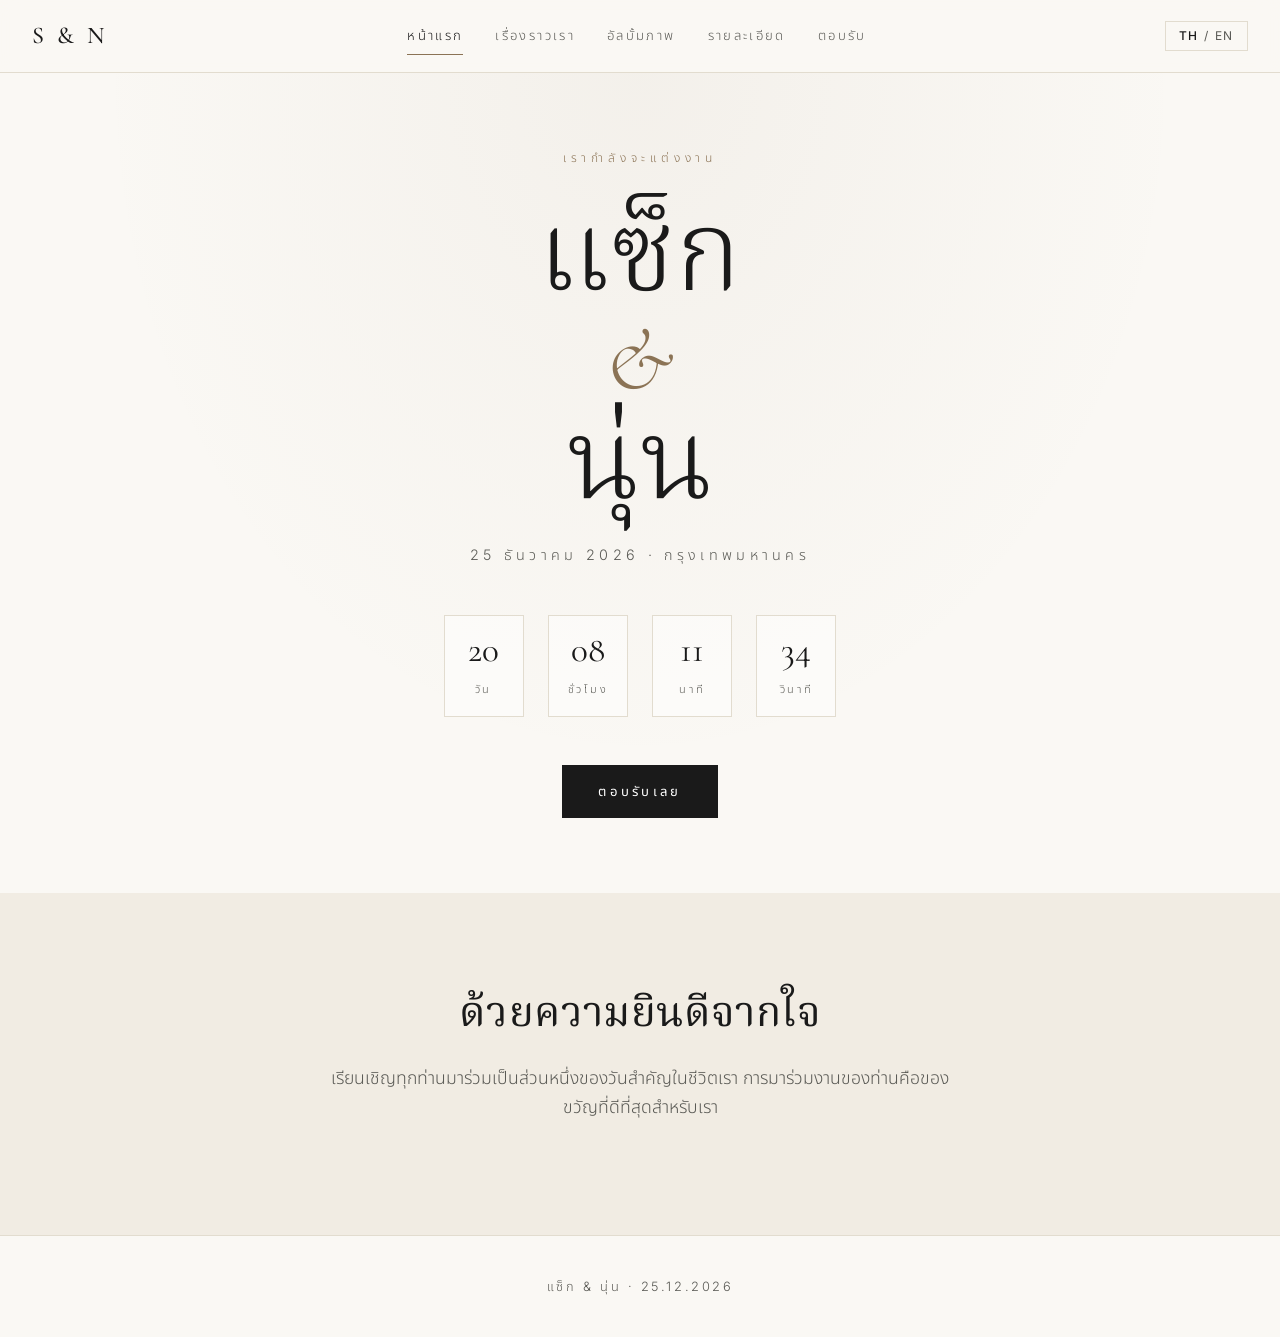
<file: index.html>
<!DOCTYPE html>
<html lang="th">
<head>
  <meta charset="UTF-8" />
  <meta name="viewport" content="width=device-width, initial-scale=1.0" />
  <title data-i18n="meta.home.title">Sax & Noon — Wedding</title>
  <meta name="description" data-i18n="meta.home.desc" content="งานแต่งงาน แซ็ก & นุ่น — 25 ธันวาคม 2026" />
  <link rel="preconnect" href="https://fonts.googleapis.com" />
  <link rel="preconnect" href="https://fonts.gstatic.com" crossorigin />
  <link href="https://fonts.googleapis.com/css2?family=Cormorant+Garamond:wght@300;400;500;600&family=Inter:wght@300;400;500&family=Noto+Sans+Thai:wght@300;400;500&family=Noto+Serif+Thai:wght@400;500&display=swap" rel="stylesheet" />
  <link rel="stylesheet" href="assets/css/style.css" />
</head>
<body>
  <header class="site-header">
    <a href="index.html" class="brand">S &amp; N</a>
    <nav class="site-nav">
      <a href="index.html" class="active" data-i18n="nav.home">Home</a>
      <a href="story.html" data-i18n="nav.story">Our Story</a>
      <a href="gallery.html" data-i18n="nav.gallery">Gallery</a>
      <a href="details.html" data-i18n="nav.details">Details</a>
      <a href="rsvp.html" data-i18n="nav.rsvp">RSVP</a>
    </nav>
    <button class="lang-toggle" id="langToggle" aria-label="Toggle language">
      <span data-lang="th">TH</span> / <span data-lang="en">EN</span>
    </button>
    <button class="nav-burger" id="navBurger" aria-label="Open menu">
      <span></span><span></span><span></span>
    </button>
  </header>

  <main>
    <section class="hero">
      <p class="hero-eyebrow" data-i18n="home.eyebrow">We are getting married</p>
      <h1 class="hero-names">
        <span data-i18n="names.first">Sax</span>
        <span class="amp">&amp;</span>
        <span data-i18n="names.second">Noon</span>
      </h1>
      <p class="hero-date" data-i18n="home.date">25 December 2026 · Bangkok</p>

      <div class="countdown" id="countdown" data-target="2026-12-25T17:00:00+07:00">
        <div><strong id="cd-days">--</strong><span data-i18n="home.days">Days</span></div>
        <div><strong id="cd-hours">--</strong><span data-i18n="home.hours">Hours</span></div>
        <div><strong id="cd-mins">--</strong><span data-i18n="home.mins">Minutes</span></div>
        <div><strong id="cd-secs">--</strong><span data-i18n="home.secs">Seconds</span></div>
      </div>

      <a href="rsvp.html" class="btn btn-primary" data-i18n="home.cta">RSVP Now</a>
    </section>

    <section class="band">
      <div class="band-inner">
        <h2 data-i18n="home.welcome.title">With joy in our hearts</h2>
        <p data-i18n="home.welcome.body">We invite you to share in our wedding day. Your presence is the greatest gift of all.</p>
      </div>
    </section>
  </main>

  <footer class="site-footer">
    <p data-i18n="footer.line">Sax &amp; Noon · 25.12.2026</p>
  </footer>

  <script src="assets/js/i18n.js"></script>
  <script src="assets/js/main.js"></script>
</body>
</html>
</file>
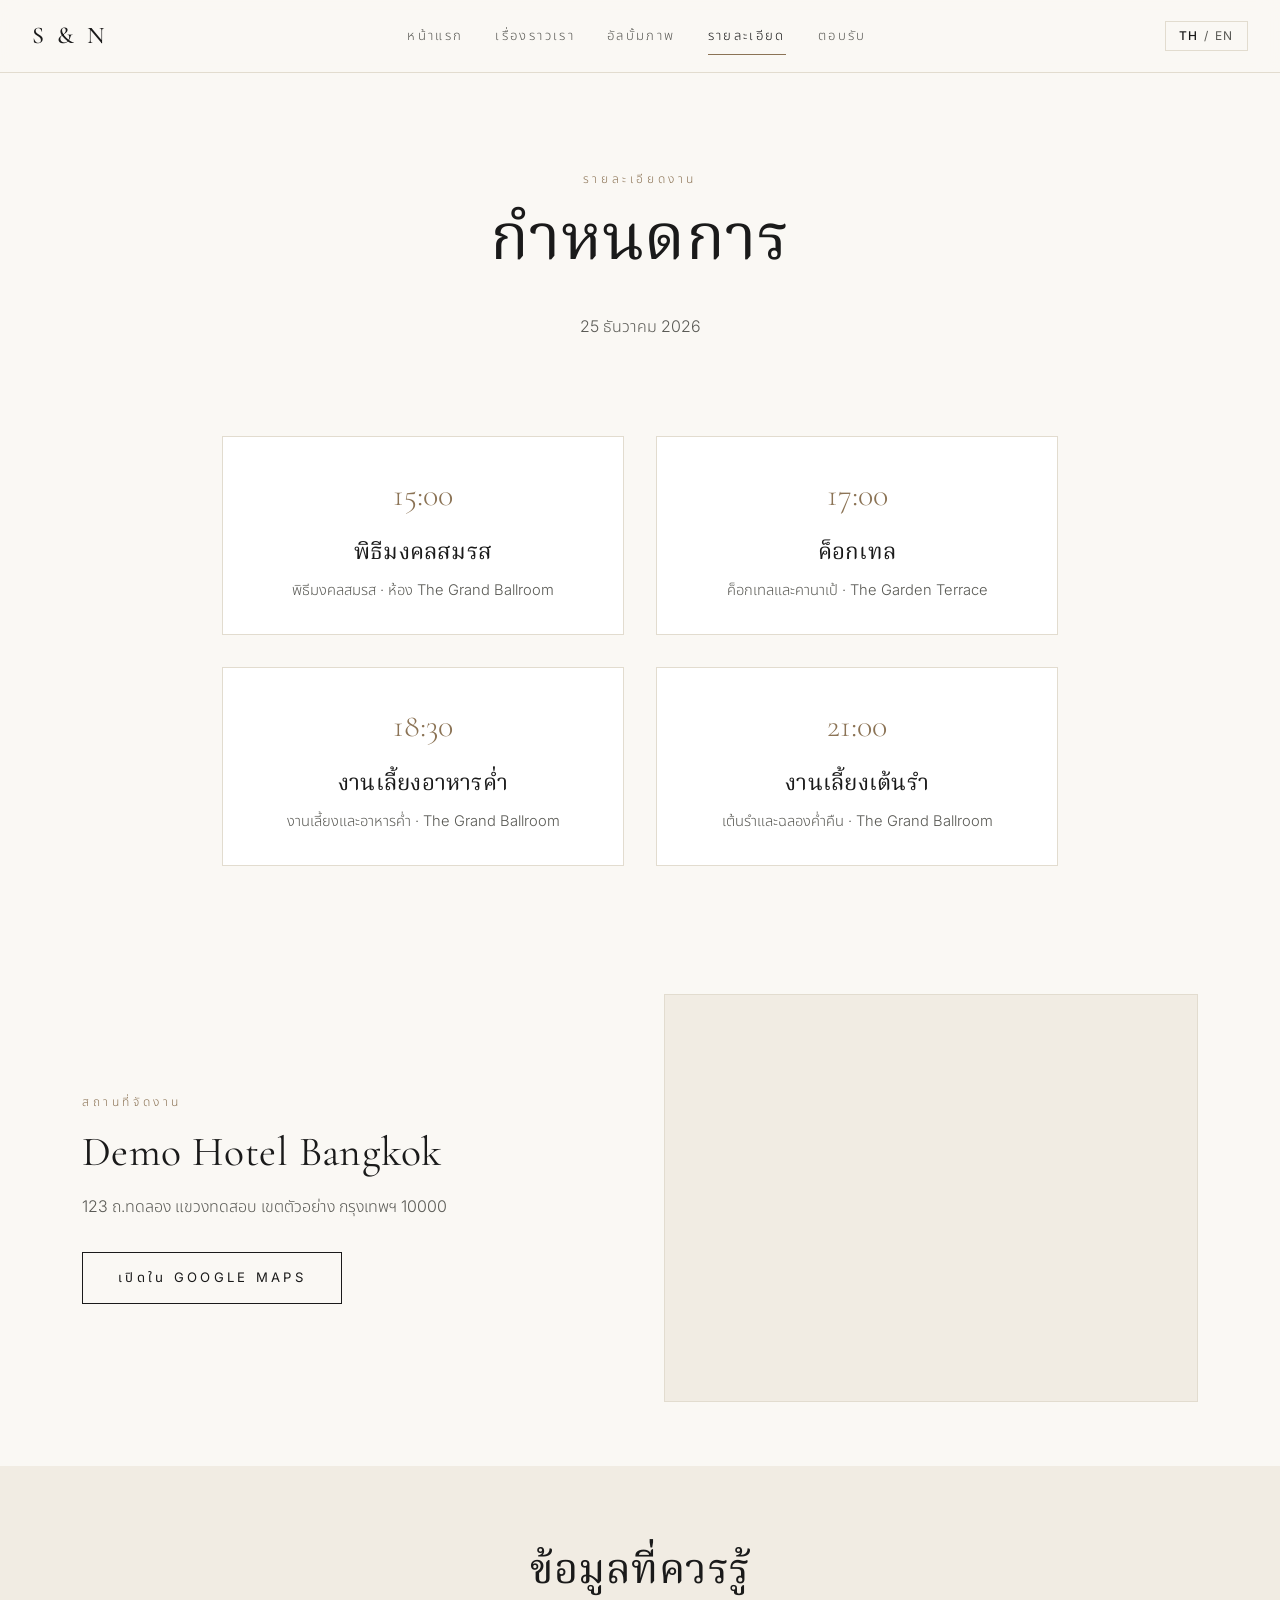
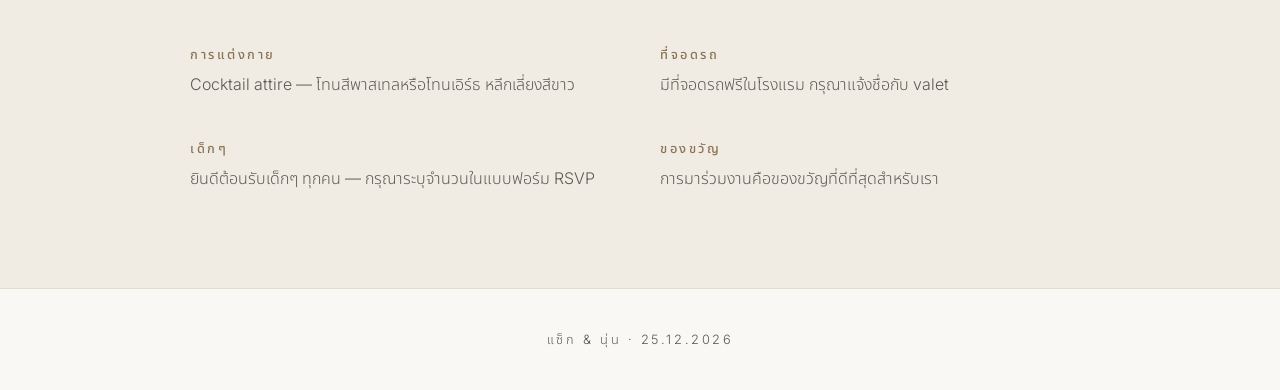
<file: details.html>
<!DOCTYPE html>
<html lang="th">
<head>
  <meta charset="UTF-8" />
  <meta name="viewport" content="width=device-width, initial-scale=1.0" />
  <title data-i18n="meta.details.title">Details — Sax & Noon</title>
  <link rel="preconnect" href="https://fonts.googleapis.com" />
  <link rel="preconnect" href="https://fonts.gstatic.com" crossorigin />
  <link href="https://fonts.googleapis.com/css2?family=Cormorant+Garamond:wght@300;400;500;600&family=Inter:wght@300;400;500&family=Noto+Sans+Thai:wght@300;400;500&family=Noto+Serif+Thai:wght@400;500&display=swap" rel="stylesheet" />
  <link rel="stylesheet" href="assets/css/style.css" />
</head>
<body>
  <header class="site-header">
    <a href="index.html" class="brand">S &amp; N</a>
    <nav class="site-nav">
      <a href="index.html" data-i18n="nav.home">Home</a>
      <a href="story.html" data-i18n="nav.story">Our Story</a>
      <a href="gallery.html" data-i18n="nav.gallery">Gallery</a>
      <a href="details.html" class="active" data-i18n="nav.details">Details</a>
      <a href="rsvp.html" data-i18n="nav.rsvp">RSVP</a>
    </nav>
    <button class="lang-toggle" id="langToggle" aria-label="Toggle language">
      <span data-lang="th">TH</span> / <span data-lang="en">EN</span>
    </button>
    <button class="nav-burger" id="navBurger" aria-label="Open menu">
      <span></span><span></span><span></span>
    </button>
  </header>

  <main>
    <section class="page-head">
      <p class="eyebrow" data-i18n="details.eyebrow">Details</p>
      <h1 data-i18n="details.title">Wedding Day</h1>
      <p class="page-sub" data-i18n="details.sub">25 December 2026</p>
    </section>

    <section class="schedule">
      <div class="schedule-item">
        <div class="schedule-time">15:00</div>
        <h3 data-i18n="details.s1.title">Ceremony</h3>
        <p data-i18n="details.s1.body">พิธีมงคลสมรส · The Grand Ballroom</p>
      </div>
      <div class="schedule-item">
        <div class="schedule-time">17:00</div>
        <h3 data-i18n="details.s2.title">Cocktail Hour</h3>
        <p data-i18n="details.s2.body">ค็อกเทลและคานาเป้ · The Garden Terrace</p>
      </div>
      <div class="schedule-item">
        <div class="schedule-time">18:30</div>
        <h3 data-i18n="details.s3.title">Reception &amp; Dinner</h3>
        <p data-i18n="details.s3.body">งานเลี้ยงและอาหารค่ำ · The Grand Ballroom</p>
      </div>
      <div class="schedule-item">
        <div class="schedule-time">21:00</div>
        <h3 data-i18n="details.s4.title">Dancing</h3>
        <p data-i18n="details.s4.body">เต้นรำและฉลองค่ำคืน · The Grand Ballroom</p>
      </div>
    </section>

    <section class="venue">
      <div class="venue-info">
        <p class="eyebrow" data-i18n="details.venue.eyebrow">Venue</p>
        <h2 data-i18n="details.venue.name">Demo Hotel Bangkok</h2>
        <p data-i18n="details.venue.addr">123 ถ.ทดลอง แขวงทดสอบ เขตตัวอย่าง กรุงเทพฯ 10000</p>
        <a class="btn btn-outline" target="_blank" rel="noopener" href="https://www.google.com/maps/search/?api=1&query=Grand+Hyatt+Erawan+Bangkok" data-i18n="details.venue.cta">Open in Google Maps</a>
      </div>
      <div class="venue-map">
        <iframe
          src="https://www.google.com/maps?q=Grand+Hyatt+Erawan+Bangkok&output=embed"
          width="100%"
          height="100%"
          style="border:0"
          loading="lazy"
          referrerpolicy="no-referrer-when-downgrade"
          allowfullscreen></iframe>
      </div>
    </section>

    <section class="faq">
      <h2 data-i18n="details.faq.title">Good to know</h2>
      <div class="faq-grid">
        <article>
          <h4 data-i18n="details.faq.q1">Dress Code</h4>
          <p data-i18n="details.faq.a1">Cocktail attire — โทนสีพาสเทลหรือโทนเอิร์ธ หลีกเลี่ยงสีขาว</p>
        </article>
        <article>
          <h4 data-i18n="details.faq.q2">Parking</h4>
          <p data-i18n="details.faq.a2">มีที่จอดรถฟรีในโรงแรม กรุณาแจ้งชื่อกับ valet</p>
        </article>
        <article>
          <h4 data-i18n="details.faq.q3">Children</h4>
          <p data-i18n="details.faq.a3">ยินดีต้อนรับเด็กๆ ทุกคน — กรุณาระบุจำนวนในแบบฟอร์ม RSVP</p>
        </article>
        <article>
          <h4 data-i18n="details.faq.q4">Gifts</h4>
          <p data-i18n="details.faq.a4">การมาร่วมงานคือของขวัญที่ดีที่สุดสำหรับเรา</p>
        </article>
      </div>
    </section>
  </main>

  <footer class="site-footer">
    <p data-i18n="footer.line">Sax &amp; Noon · 25.12.2026</p>
  </footer>

  <script src="assets/js/i18n.js"></script>
  <script src="assets/js/main.js"></script>
</body>
</html>
</file>
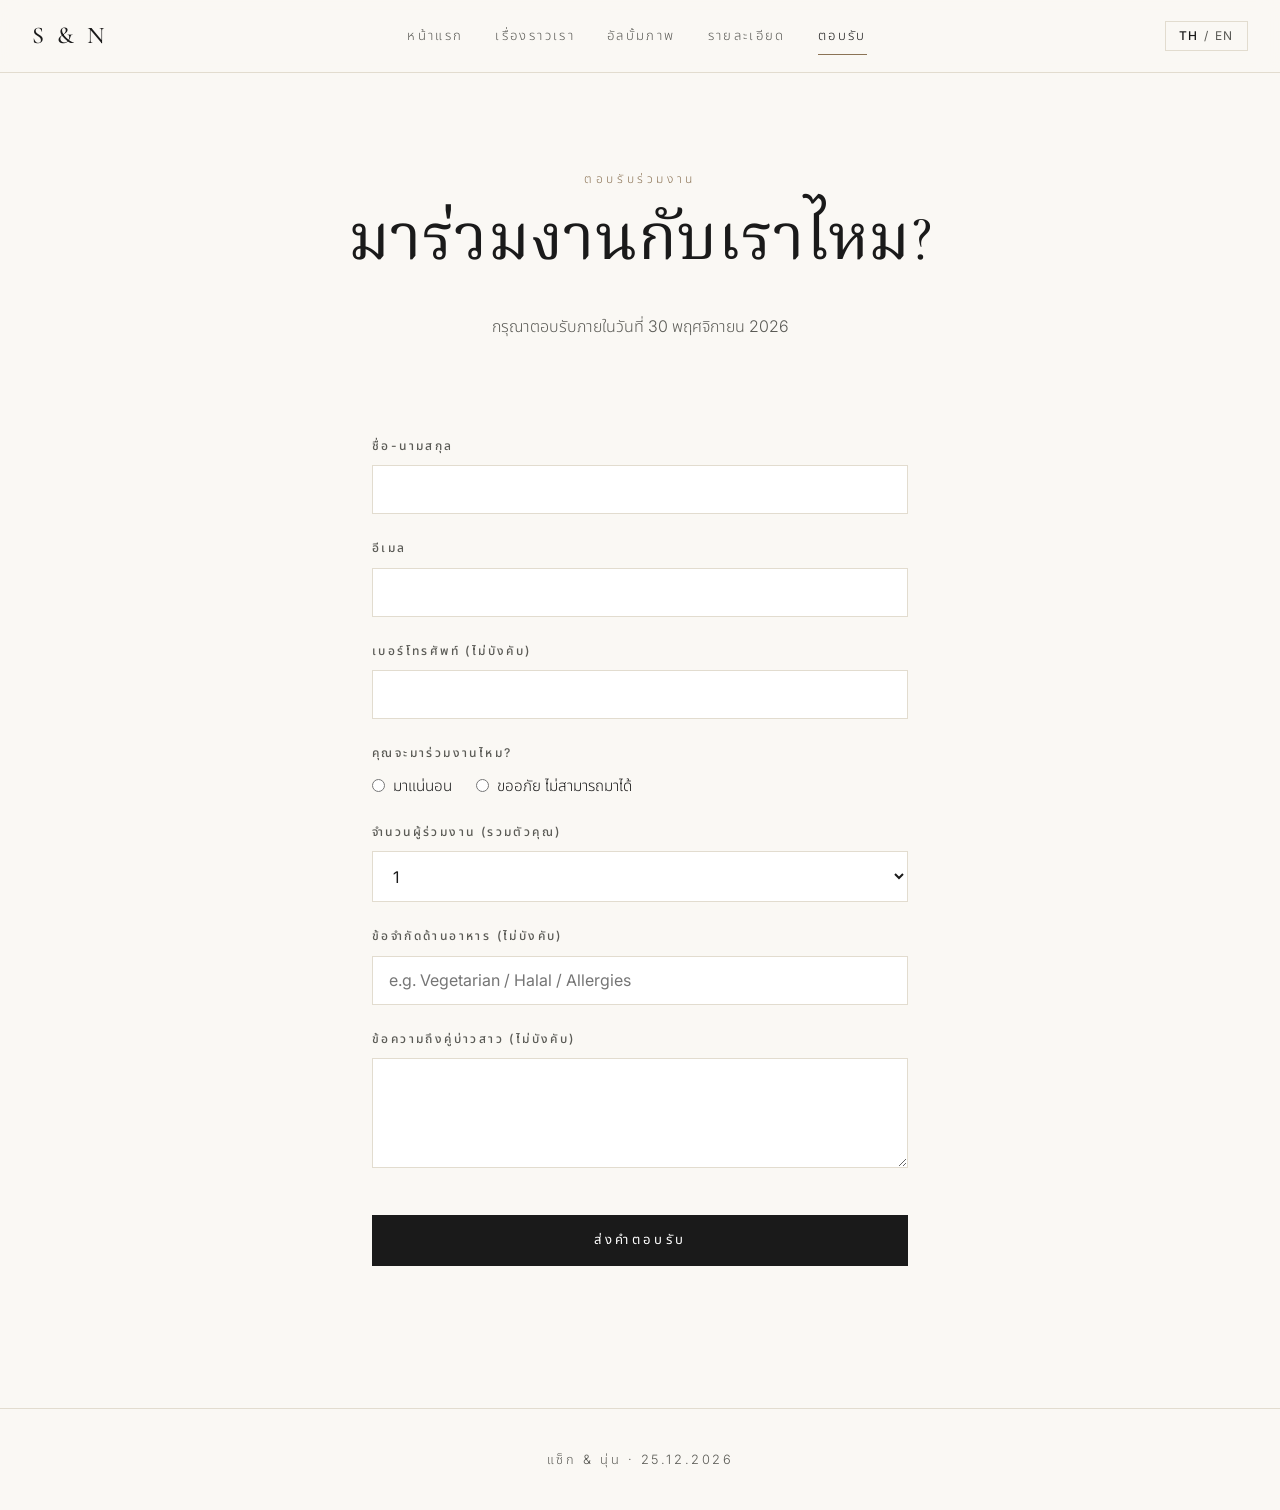
<file: rsvp.html>
<!DOCTYPE html>
<html lang="th">
<head>
  <meta charset="UTF-8" />
  <meta name="viewport" content="width=device-width, initial-scale=1.0" />
  <title data-i18n="meta.rsvp.title">RSVP — Sax & Noon</title>
  <link rel="preconnect" href="https://fonts.googleapis.com" />
  <link rel="preconnect" href="https://fonts.gstatic.com" crossorigin />
  <link href="https://fonts.googleapis.com/css2?family=Cormorant+Garamond:wght@300;400;500;600&family=Inter:wght@300;400;500&family=Noto+Sans+Thai:wght@300;400;500&family=Noto+Serif+Thai:wght@400;500&display=swap" rel="stylesheet" />
  <link rel="stylesheet" href="assets/css/style.css" />
</head>
<body>
  <header class="site-header">
    <a href="index.html" class="brand">S &amp; N</a>
    <nav class="site-nav">
      <a href="index.html" data-i18n="nav.home">Home</a>
      <a href="story.html" data-i18n="nav.story">Our Story</a>
      <a href="gallery.html" data-i18n="nav.gallery">Gallery</a>
      <a href="details.html" data-i18n="nav.details">Details</a>
      <a href="rsvp.html" class="active" data-i18n="nav.rsvp">RSVP</a>
    </nav>
    <button class="lang-toggle" id="langToggle" aria-label="Toggle language">
      <span data-lang="th">TH</span> / <span data-lang="en">EN</span>
    </button>
    <button class="nav-burger" id="navBurger" aria-label="Open menu">
      <span></span><span></span><span></span>
    </button>
  </header>

  <main>
    <section class="page-head">
      <p class="eyebrow" data-i18n="rsvp.eyebrow">RSVP</p>
      <h1 data-i18n="rsvp.title">Will you join us?</h1>
      <p class="page-sub" data-i18n="rsvp.sub">กรุณาตอบรับภายในวันที่ 30 พฤศจิกายน 2026</p>
    </section>

    <section class="form-wrap">
      <form id="rsvpForm" class="rsvp-form" novalidate>
        <div class="field">
          <label for="name" data-i18n="rsvp.f.name">Full Name</label>
          <input type="text" id="name" name="name" required />
        </div>

        <div class="field">
          <label for="email" data-i18n="rsvp.f.email">Email</label>
          <input type="email" id="email" name="email" required />
        </div>

        <div class="field">
          <label for="phone" data-i18n="rsvp.f.phone">Phone (optional)</label>
          <input type="tel" id="phone" name="phone" />
        </div>

        <div class="field">
          <span class="label" data-i18n="rsvp.f.attending">Will you attend?</span>
          <div class="radio-row">
            <label><input type="radio" name="attending" value="yes" required /> <span data-i18n="rsvp.f.yes">Yes, I'll be there</span></label>
            <label><input type="radio" name="attending" value="no" /> <span data-i18n="rsvp.f.no">Sorry, can't make it</span></label>
          </div>
        </div>

        <div class="field">
          <label for="guests" data-i18n="rsvp.f.guests">Number of guests (including you)</label>
          <select id="guests" name="guests">
            <option value="1">1</option>
            <option value="2">2</option>
            <option value="3">3</option>
            <option value="4">4</option>
            <option value="5">5</option>
          </select>
        </div>

        <div class="field">
          <label for="diet" data-i18n="rsvp.f.diet">Dietary requirements (optional)</label>
          <input type="text" id="diet" name="diet" placeholder="e.g. Vegetarian / Halal / Allergies" />
        </div>

        <div class="field">
          <label for="message" data-i18n="rsvp.f.message">Message to the couple (optional)</label>
          <textarea id="message" name="message" rows="4"></textarea>
        </div>

        <button type="submit" class="btn btn-primary" id="rsvpSubmit" data-i18n="rsvp.f.submit">Send RSVP</button>

        <p class="form-status" id="formStatus" role="status" aria-live="polite"></p>
      </form>
    </section>
  </main>

  <footer class="site-footer">
    <p data-i18n="footer.line">Sax &amp; Noon · 25.12.2026</p>
  </footer>

  <script src="assets/js/i18n.js"></script>
  <script src="assets/js/main.js"></script>
  <script src="assets/js/rsvp.js"></script>
</body>
</html>
</file>
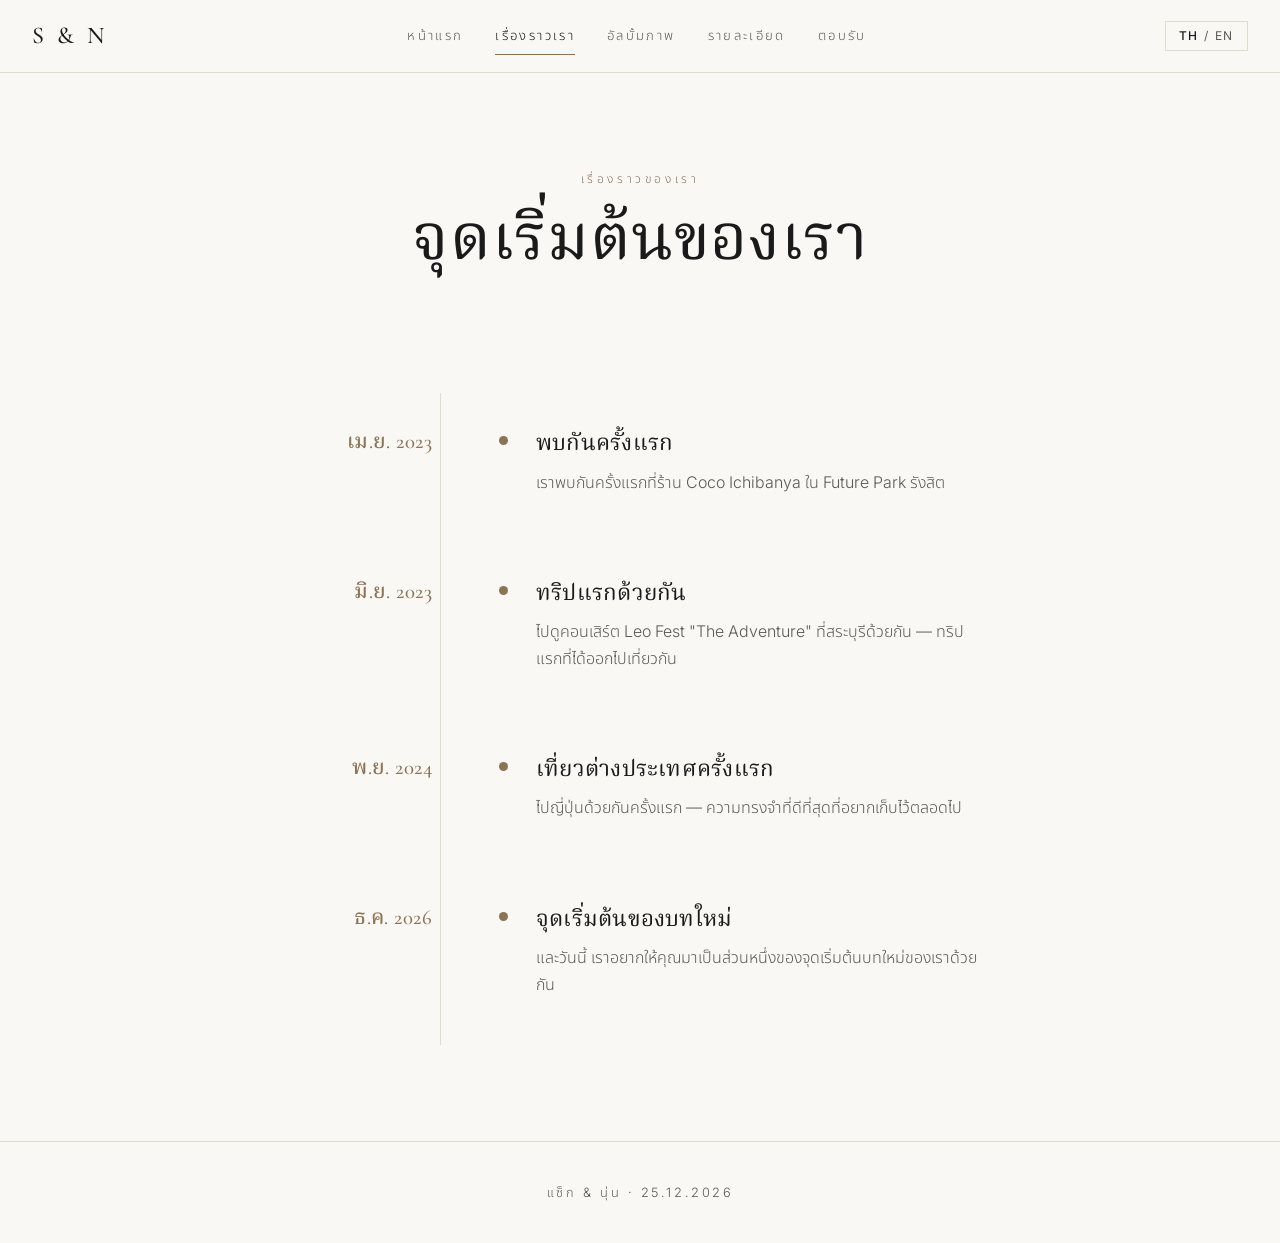
<file: story.html>
<!DOCTYPE html>
<html lang="th">
<head>
  <meta charset="UTF-8" />
  <meta name="viewport" content="width=device-width, initial-scale=1.0" />
  <title data-i18n="meta.story.title">Our Story — Sax & Noon</title>
  <link rel="preconnect" href="https://fonts.googleapis.com" />
  <link rel="preconnect" href="https://fonts.gstatic.com" crossorigin />
  <link href="https://fonts.googleapis.com/css2?family=Cormorant+Garamond:wght@300;400;500;600&family=Inter:wght@300;400;500&family=Noto+Sans+Thai:wght@300;400;500&family=Noto+Serif+Thai:wght@400;500&display=swap" rel="stylesheet" />
  <link rel="stylesheet" href="assets/css/style.css" />
</head>
<body>
  <header class="site-header">
    <a href="index.html" class="brand">S &amp; N</a>
    <nav class="site-nav">
      <a href="index.html" data-i18n="nav.home">Home</a>
      <a href="story.html" class="active" data-i18n="nav.story">Our Story</a>
      <a href="gallery.html" data-i18n="nav.gallery">Gallery</a>
      <a href="details.html" data-i18n="nav.details">Details</a>
      <a href="rsvp.html" data-i18n="nav.rsvp">RSVP</a>
    </nav>
    <button class="lang-toggle" id="langToggle" aria-label="Toggle language">
      <span data-lang="th">TH</span> / <span data-lang="en">EN</span>
    </button>
    <button class="nav-burger" id="navBurger" aria-label="Open menu">
      <span></span><span></span><span></span>
    </button>
  </header>

  <main>
    <section class="page-head">
      <p class="eyebrow" data-i18n="story.eyebrow">Our Story</p>
      <h1 data-i18n="story.title">How it all began</h1>
    </section>

    <section class="timeline">
      <article class="timeline-item">
        <div class="timeline-year" data-i18n="story.t1.year">Apr 2023</div>
        <div class="timeline-body">
          <h3 data-i18n="story.t1.title">First Meeting</h3>
          <p data-i18n="story.t1.body">เราพบกันครั้งแรกที่ร้าน Coco Ichibanya ใน Future Park รังสิต</p>
        </div>
      </article>

      <article class="timeline-item">
        <div class="timeline-year" data-i18n="story.t2.year">Jun 2023</div>
        <div class="timeline-body">
          <h3 data-i18n="story.t2.title">First Trip Together</h3>
          <p data-i18n="story.t2.body">ไปดูคอนเสิร์ต Leo Fest "The Adventure" ที่สระบุรีด้วยกัน — ทริปแรกที่ได้ออกไปเที่ยวกัน</p>
        </div>
      </article>

      <article class="timeline-item">
        <div class="timeline-year" data-i18n="story.t3.year">Nov 2024</div>
        <div class="timeline-body">
          <h3 data-i18n="story.t3.title">First Trip Abroad</h3>
          <p data-i18n="story.t3.body">ไปญี่ปุ่นด้วยกันครั้งแรก — ความทรงจำที่ดีที่สุดที่อยากเก็บไว้ตลอดไป</p>
        </div>
      </article>

      <article class="timeline-item">
        <div class="timeline-year" data-i18n="story.t4.year">Dec 2026</div>
        <div class="timeline-body">
          <h3 data-i18n="story.t4.title">Forever Begins</h3>
          <p data-i18n="story.t4.body">และวันนี้ เราอยากให้คุณมาเป็นส่วนหนึ่งของจุดเริ่มต้นบทใหม่ของเราด้วยกัน</p>
        </div>
      </article>
    </section>
  </main>

  <footer class="site-footer">
    <p data-i18n="footer.line">Sax &amp; Noon · 25.12.2026</p>
  </footer>

  <script src="assets/js/i18n.js"></script>
  <script src="assets/js/main.js"></script>
</body>
</html>
</file>
<file: assets/css/style.css>
/* =========================================================
   Sax & Noon — Wedding · Minimal & Modern theme
   ========================================================= */

:root {
  --bg: #FAF8F4;
  --bg-soft: #F1ECE3;
  --ink: #1A1A1A;
  --ink-soft: #5A5A55;
  --line: #E2DCCF;
  --accent: #8B7355;
  --accent-dark: #6F5C44;
  --white: #FFFFFF;

  --font-serif: 'Cormorant Garamond', 'Noto Serif Thai', Georgia, serif;
  --font-sans: 'Inter', 'Noto Sans Thai', system-ui, -apple-system, Segoe UI, sans-serif;

  --maxw: 1180px;
  --radius: 2px;
  --shadow: 0 1px 30px rgba(26, 26, 26, 0.06);
  --ease: cubic-bezier(0.4, 0, 0.2, 1);
}

* { box-sizing: border-box; }

html, body {
  margin: 0;
  padding: 0;
  background: var(--bg);
  color: var(--ink);
  font-family: var(--font-sans);
  font-weight: 300;
  font-size: 16px;
  line-height: 1.65;
  -webkit-font-smoothing: antialiased;
}

img { max-width: 100%; display: block; }

a {
  color: var(--ink);
  text-decoration: none;
  transition: color .2s var(--ease), opacity .2s var(--ease);
}
a:hover { color: var(--accent); }

h1, h2, h3, h4 {
  font-family: var(--font-serif);
  font-weight: 400;
  letter-spacing: 0.01em;
  color: var(--ink);
  margin: 0 0 .6em;
}

h1 { font-size: clamp(2.4rem, 5vw, 4rem); line-height: 1.1; }
h2 { font-size: clamp(1.9rem, 3.5vw, 2.6rem); line-height: 1.2; }
h3 { font-size: 1.4rem; }
h4 { font-size: 1.1rem; }

p { margin: 0 0 1em; color: var(--ink-soft); }

.eyebrow {
  font-family: var(--font-sans);
  font-size: .75rem;
  letter-spacing: .3em;
  text-transform: uppercase;
  color: var(--accent);
  margin: 0 0 1rem;
}

/* ---------- Header / Nav ---------- */
.site-header {
  position: sticky;
  top: 0;
  z-index: 50;
  display: flex;
  align-items: center;
  justify-content: space-between;
  padding: 1rem 2rem;
  background: rgba(250, 248, 244, 0.92);
  backdrop-filter: blur(10px);
  -webkit-backdrop-filter: blur(10px);
  border-bottom: 1px solid var(--line);
}

.brand {
  font-family: var(--font-serif);
  font-size: 1.5rem;
  letter-spacing: .15em;
  font-weight: 500;
}

.site-nav {
  display: flex;
  gap: 2rem;
}

.site-nav a {
  font-size: .82rem;
  letter-spacing: .18em;
  text-transform: uppercase;
  color: var(--ink-soft);
  position: relative;
  padding: .25rem 0;
}

.site-nav a.active,
.site-nav a:hover { color: var(--ink); }

.site-nav a.active::after {
  content: '';
  position: absolute;
  bottom: -4px;
  left: 0; right: 0;
  height: 1px;
  background: var(--accent);
}

.lang-toggle {
  background: none;
  border: 1px solid var(--line);
  color: var(--ink-soft);
  padding: .4rem .8rem;
  font-size: .75rem;
  letter-spacing: .15em;
  cursor: pointer;
  font-family: var(--font-sans);
  transition: all .2s var(--ease);
}
.lang-toggle:hover { border-color: var(--accent); color: var(--accent); }
.lang-toggle span.active { color: var(--ink); font-weight: 500; }

.nav-burger {
  display: none;
  background: none;
  border: 0;
  cursor: pointer;
  width: 28px;
  height: 28px;
  padding: 0;
}
.nav-burger span {
  display: block;
  width: 22px;
  height: 1px;
  background: var(--ink);
  margin: 5px auto;
  transition: all .25s var(--ease);
}

/* ---------- Buttons ---------- */
.btn {
  display: inline-block;
  padding: .9rem 2.2rem;
  font-size: .82rem;
  letter-spacing: .25em;
  text-transform: uppercase;
  font-family: var(--font-sans);
  font-weight: 400;
  cursor: pointer;
  border: 1px solid transparent;
  transition: all .25s var(--ease);
  text-align: center;
}
.btn-primary {
  background: var(--ink);
  color: var(--white);
}
.btn-primary:hover { background: var(--accent); color: var(--white); }

.btn-outline {
  background: transparent;
  border-color: var(--ink);
  color: var(--ink);
}
.btn-outline:hover { background: var(--ink); color: var(--white); }

/* ---------- Hero ---------- */
.hero {
  min-height: calc(100vh - 80px);
  display: flex;
  flex-direction: column;
  align-items: center;
  justify-content: center;
  text-align: center;
  padding: 4rem 2rem;
  background:
    radial-gradient(ellipse at top, rgba(139, 115, 85, 0.06), transparent 60%),
    var(--bg);
}

.hero-eyebrow {
  font-size: .75rem;
  letter-spacing: .4em;
  text-transform: uppercase;
  color: var(--accent);
  margin-bottom: 2rem;
}

.hero-names {
  font-family: var(--font-serif);
  font-size: clamp(3rem, 9vw, 7rem);
  font-weight: 300;
  line-height: 1;
  margin: 0 0 1.5rem;
  display: flex;
  flex-direction: column;
  gap: .2rem;
}
.hero-names .amp {
  font-style: italic;
  font-weight: 300;
  color: var(--accent);
  font-size: .8em;
}

.hero-date {
  font-size: .9rem;
  letter-spacing: .3em;
  text-transform: uppercase;
  color: var(--ink-soft);
  margin-bottom: 3rem;
}

/* ---------- Countdown ---------- */
.countdown {
  display: flex;
  gap: 1.5rem;
  margin-bottom: 3rem;
  justify-content: center;
  flex-wrap: wrap;
}
.countdown > div {
  min-width: 80px;
  text-align: center;
  padding: 1rem 1.2rem;
  border: 1px solid var(--line);
  background: rgba(255, 255, 255, 0.5);
}
.countdown strong {
  display: block;
  font-family: var(--font-serif);
  font-size: 2.2rem;
  font-weight: 400;
  line-height: 1;
  margin-bottom: .4rem;
}
.countdown span {
  font-size: .68rem;
  letter-spacing: .25em;
  text-transform: uppercase;
  color: var(--ink-soft);
}

/* ---------- Welcome band ---------- */
.band {
  background: var(--bg-soft);
  padding: 6rem 2rem;
  text-align: center;
}
.band-inner { max-width: 640px; margin: 0 auto; }
.band p { font-size: 1.1rem; }

/* ---------- Page heading ---------- */
.page-head {
  text-align: center;
  padding: 6rem 2rem 3rem;
  max-width: 720px;
  margin: 0 auto;
}
.page-head .page-sub {
  font-size: 1rem;
  color: var(--ink-soft);
  margin-top: .5rem;
}

/* ---------- Timeline (story) ---------- */
.timeline {
  max-width: 760px;
  margin: 0 auto;
  padding: 2rem 2rem 6rem;
  position: relative;
}
.timeline::before {
  content: '';
  position: absolute;
  left: 180px;
  top: 2rem;
  bottom: 6rem;
  width: 1px;
  background: var(--line);
}
.timeline-item {
  display: grid;
  grid-template-columns: 180px 1fr;
  gap: 2rem;
  padding: 2rem 0;
  position: relative;
}
.timeline-year {
  font-family: var(--font-serif);
  font-size: 1.3rem;
  color: var(--accent);
  font-weight: 500;
  text-align: right;
  padding-right: 2.5rem;
  white-space: nowrap;
  letter-spacing: 0.02em;
}
.timeline-body { padding-left: 2rem; position: relative; }
.timeline-body::before {
  content: '';
  position: absolute;
  left: -5px;
  top: .7rem;
  width: 9px;
  height: 9px;
  border-radius: 50%;
  background: var(--accent);
}
.timeline-body h3 { margin-bottom: .4rem; }

/* ---------- Gallery ---------- */
.gallery-grid {
  max-width: var(--maxw);
  margin: 0 auto;
  padding: 2rem 2rem 6rem;
  display: grid;
  grid-template-columns: repeat(3, 1fr);
  gap: 1rem;
}
.gallery-item {
  margin: 0;
  overflow: hidden;
  cursor: pointer;
  aspect-ratio: 1 / 1;
  background: var(--bg-soft);
}
.gallery-item img {
  width: 100%;
  height: 100%;
  object-fit: cover;
  transition: transform .6s var(--ease), opacity .3s var(--ease);
}
.gallery-item:hover img { transform: scale(1.04); opacity: .92; }

.lightbox {
  position: fixed;
  inset: 0;
  background: rgba(20, 18, 14, 0.92);
  display: none;
  align-items: center;
  justify-content: center;
  z-index: 100;
}
.lightbox.open { display: flex; }
.lightbox img { max-width: 90vw; max-height: 88vh; }
.lightbox-close,
.lightbox-prev,
.lightbox-next {
  position: absolute;
  background: none;
  border: 0;
  color: var(--white);
  font-size: 2rem;
  cursor: pointer;
  padding: 1rem;
  opacity: .8;
  transition: opacity .2s var(--ease);
}
.lightbox-close:hover,
.lightbox-prev:hover,
.lightbox-next:hover { opacity: 1; }
.lightbox-close { top: 1rem; right: 1.5rem; font-size: 2.5rem; }
.lightbox-prev { left: 1rem; top: 50%; transform: translateY(-50%); }
.lightbox-next { right: 1rem; top: 50%; transform: translateY(-50%); }

/* ---------- Schedule ---------- */
.schedule {
  max-width: 900px;
  margin: 0 auto;
  padding: 2rem 2rem 4rem;
  display: grid;
  grid-template-columns: repeat(2, 1fr);
  gap: 2rem;
}
.schedule-item {
  padding: 2rem;
  border: 1px solid var(--line);
  background: var(--white);
  text-align: center;
}
.schedule-time {
  font-family: var(--font-serif);
  font-size: 2rem;
  color: var(--accent);
  margin-bottom: .8rem;
}
.schedule-item h3 { margin-bottom: .4rem; }
.schedule-item p { margin: 0; font-size: .92rem; }

/* ---------- Venue ---------- */
.venue {
  max-width: var(--maxw);
  margin: 4rem auto;
  padding: 0 2rem;
  display: grid;
  grid-template-columns: 1fr 1fr;
  gap: 3rem;
  align-items: center;
}
.venue-info h2 { margin-bottom: 1rem; }
.venue-info .btn { margin-top: 1rem; }
.venue-map {
  aspect-ratio: 4 / 3;
  background: var(--bg-soft);
  border: 1px solid var(--line);
}

/* ---------- FAQ ---------- */
.faq {
  background: var(--bg-soft);
  padding: 5rem 2rem 6rem;
  text-align: center;
}
.faq h2 { margin-bottom: 3rem; }
.faq-grid {
  max-width: 900px;
  margin: 0 auto;
  display: grid;
  grid-template-columns: repeat(2, 1fr);
  gap: 2.5rem;
  text-align: left;
}
.faq-grid h4 {
  color: var(--accent);
  margin-bottom: .4rem;
  font-family: var(--font-sans);
  font-size: .8rem;
  letter-spacing: .2em;
  text-transform: uppercase;
  font-weight: 500;
}
.faq-grid p { margin: 0; }

/* ---------- Form ---------- */
.form-wrap {
  max-width: 600px;
  margin: 0 auto;
  padding: 2rem 2rem 6rem;
}
.rsvp-form .field {
  margin-bottom: 1.5rem;
}
.rsvp-form label,
.rsvp-form .label {
  display: block;
  font-size: .75rem;
  letter-spacing: .2em;
  text-transform: uppercase;
  color: var(--ink-soft);
  margin-bottom: .6rem;
  font-weight: 500;
}
.rsvp-form input,
.rsvp-form select,
.rsvp-form textarea {
  width: 100%;
  padding: .85rem 1rem;
  border: 1px solid var(--line);
  background: var(--white);
  font-family: inherit;
  font-size: 1rem;
  color: var(--ink);
  border-radius: 0;
  transition: border-color .2s var(--ease);
}
.rsvp-form input:focus,
.rsvp-form select:focus,
.rsvp-form textarea:focus {
  outline: none;
  border-color: var(--accent);
}
.radio-row {
  display: flex;
  gap: 1.5rem;
  flex-wrap: wrap;
}
.radio-row label {
  display: flex;
  align-items: center;
  gap: .5rem;
  text-transform: none;
  letter-spacing: 0;
  font-size: .95rem;
  color: var(--ink);
  font-weight: 300;
  cursor: pointer;
  margin: 0;
}
.radio-row input { width: auto; margin: 0; }
.rsvp-form .btn { width: 100%; margin-top: 1rem; }
.form-status {
  margin: 1.5rem 0 0;
  text-align: center;
  font-size: .92rem;
  min-height: 1.5em;
}
.form-status.success { color: #2D6A4F; }
.form-status.error { color: #B4332A; }

/* ---------- Footer ---------- */
.site-footer {
  border-top: 1px solid var(--line);
  text-align: center;
  padding: 2.5rem 2rem;
  font-size: .8rem;
  letter-spacing: .2em;
  text-transform: uppercase;
  color: var(--ink-soft);
}
.site-footer p { margin: 0; }

/* ---------- Responsive ---------- */
@media (max-width: 860px) {
  .nav-burger { display: block; }
  .site-nav {
    position: absolute;
    top: 100%;
    left: 0; right: 0;
    flex-direction: column;
    background: var(--bg);
    padding: 1.5rem 2rem;
    gap: 1.5rem;
    border-bottom: 1px solid var(--line);
    transform: translateY(-10px);
    opacity: 0;
    pointer-events: none;
    transition: all .25s var(--ease);
  }
  .site-nav.open {
    transform: translateY(0);
    opacity: 1;
    pointer-events: auto;
  }
  .gallery-grid { grid-template-columns: repeat(2, 1fr); }
  .schedule { grid-template-columns: 1fr; gap: 1rem; }
  .venue { grid-template-columns: 1fr; }
  .faq-grid { grid-template-columns: 1fr; }
  .timeline::before { left: 120px; }
  .timeline-item { grid-template-columns: 120px 1fr; gap: 1rem; }
  .timeline-year { font-size: 1rem; padding-right: 1.25rem; }
  .timeline-body { padding-left: 1.5rem; }
  .site-header { padding: 1rem 1.2rem; }
}

@media (max-width: 480px) {
  .gallery-grid { grid-template-columns: 1fr; }
  .countdown { gap: .5rem; }
  .countdown > div { min-width: 64px; padding: .7rem .6rem; }
  .countdown strong { font-size: 1.6rem; }
  .hero { padding: 3rem 1.2rem; min-height: calc(100vh - 70px); }
  .page-head { padding: 4rem 1.2rem 2rem; }
}
</file>
